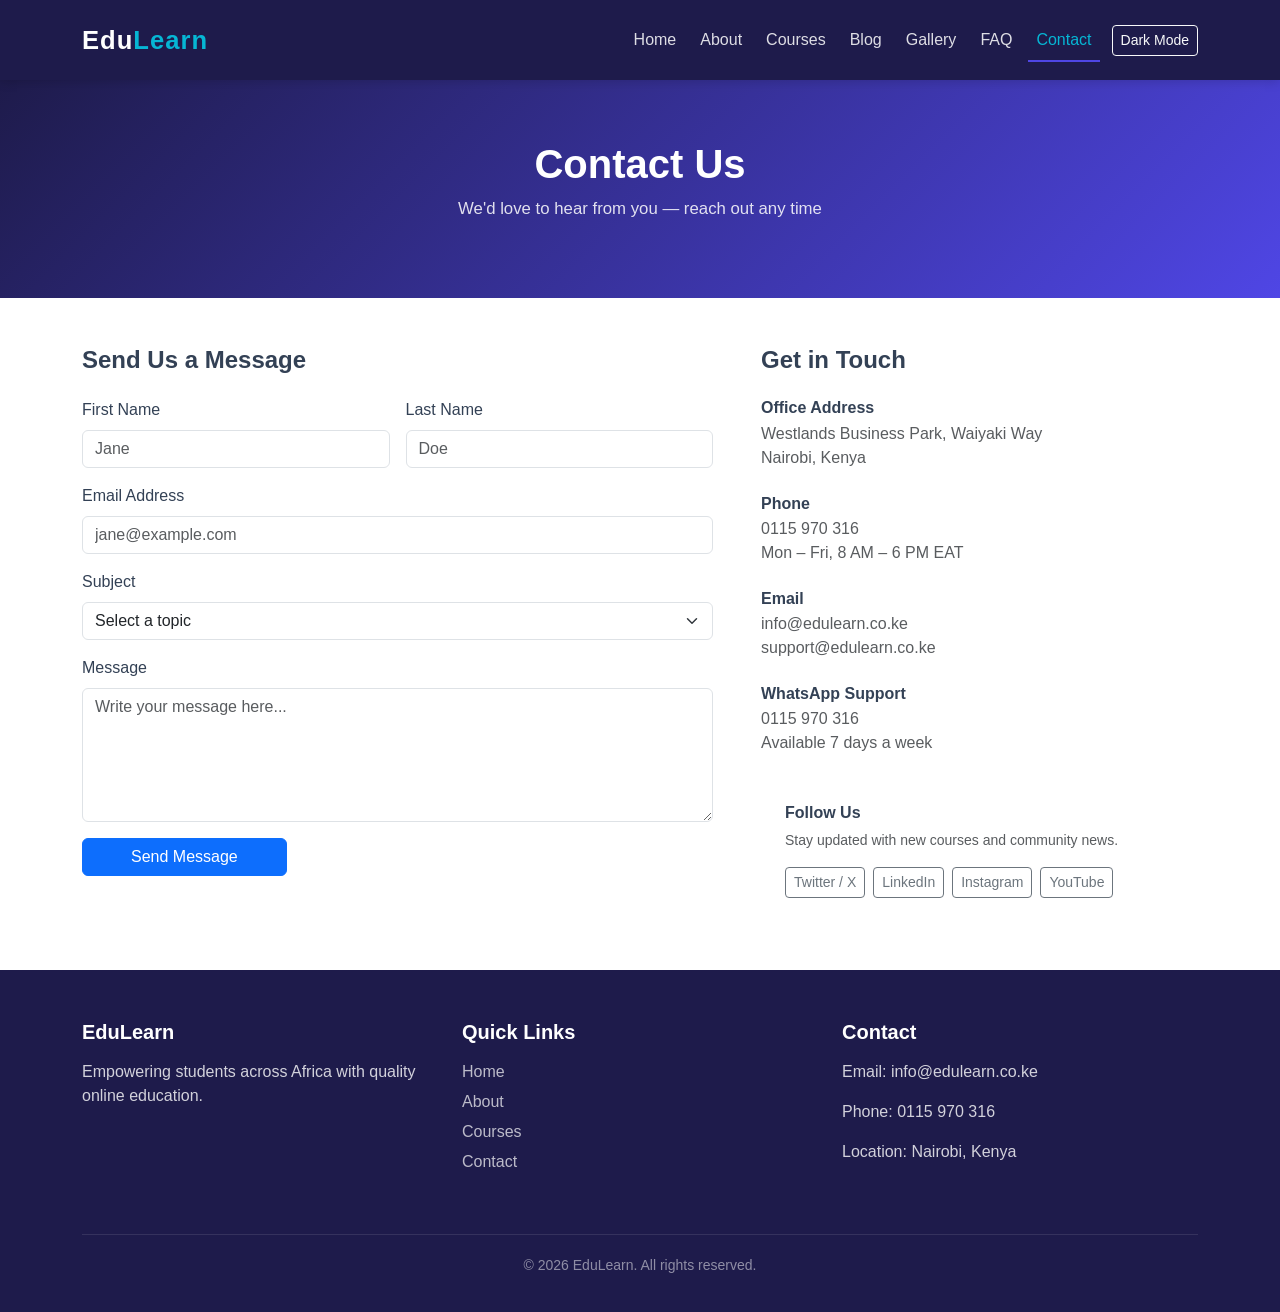
<file: contact.html>
<!DOCTYPE html>
<html lang="en">
<head>
  <meta charset="UTF-8" />
  <meta name="viewport" content="width=device-width, initial-scale=1.0" />
  <title>EduLearn - Contact</title>
  <meta name="description" content="Get in touch with the EduLearn team for support, enquiries, or partnerships." />
  <link rel="stylesheet" href="https://cdn.jsdelivr.net/npm/bootstrap@5.3.0/dist/css/bootstrap.min.css" />
  <link rel="stylesheet" href="css/style.css" />
</head>
<body>

  <nav class="navbar navbar-expand-lg navbar-dark">
    <div class="container">
      <a class="navbar-brand" href="index.html">Edu<span>Learn</span></a>
      <button class="navbar-toggler" type="button" data-bs-toggle="collapse" data-bs-target="#navMenu">
        <span class="navbar-toggler-icon"></span>
      </button>
      <div class="collapse navbar-collapse" id="navMenu">
        <ul class="navbar-nav ms-auto align-items-center">
          <li class="nav-item"><a class="nav-link" href="index.html">Home</a></li>
          <li class="nav-item"><a class="nav-link" href="about.html">About</a></li>
          <li class="nav-item"><a class="nav-link" href="courses.html">Courses</a></li>
          <li class="nav-item"><a class="nav-link" href="blog.html">Blog</a></li>
          <li class="nav-item"><a class="nav-link" href="gallery.html">Gallery</a></li>
          <li class="nav-item"><a class="nav-link" href="faq.html">FAQ</a></li>
          <li class="nav-item"><a class="nav-link active" href="contact.html">Contact</a></li>
          <li class="nav-item ms-2">
            <button id="darkModeToggle" class="btn btn-sm btn-outline-light">Dark Mode</button>
          </li>
        </ul>
      </div>
    </div>
  </nav>

  <div class="page-header">
    <div class="container">
      <h1>Contact Us</h1>
      <p>We'd love to hear from you — reach out any time</p>
    </div>
  </div>

  <section class="py-5">
    <div class="container">
      <div class="row g-5">

        <!-- Contact Form -->
        <div class="col-lg-7">
          <h4 class="fw-bold mb-4">Send Us a Message</h4>
          <div id="formSuccess" class="alert alert-success d-none" role="alert">
            Thank you! Your message has been sent. We will get back to you within 24 hours.
          </div>
          <div class="row g-3">
            <div class="col-md-6">
              <label for="firstName" class="form-label">First Name</label>
              <input type="text" class="form-control" id="firstName" placeholder="Jane" />
            </div>
            <div class="col-md-6">
              <label for="lastName" class="form-label">Last Name</label>
              <input type="text" class="form-control" id="lastName" placeholder="Doe" />
            </div>
            <div class="col-12">
              <label for="email" class="form-label">Email Address</label>
              <input type="email" class="form-control" id="email" placeholder="jane@example.com" />
            </div>
            <div class="col-12">
              <label for="subject" class="form-label">Subject</label>
              <select class="form-select" id="subject">
                <option value="" disabled selected>Select a topic</option>
                <option>Course Enquiry</option>
                <option>Payment & Billing</option>
                <option>Technical Support</option>
                <option>Certificate Request</option>
                <option>Partnership</option>
                <option>Other</option>
              </select>
            </div>
            <div class="col-12">
              <label for="message" class="form-label">Message</label>
              <textarea class="form-control" id="message" rows="5" placeholder="Write your message here..."></textarea>
            </div>
            <div class="col-12">
              <button class="btn btn-primary px-5" id="sendBtn">Send Message</button>
            </div>
          </div>
        </div>

        <!-- Contact Info -->
        <div class="col-lg-5">
          <h4 class="fw-bold mb-4">Get in Touch</h4>

          <div class="d-flex gap-3 mb-4">
            <div>
              <h6 class="fw-bold mb-1">Office Address</h6>
              <p class="text-muted mb-0">Westlands Business Park, Waiyaki Way<br>Nairobi, Kenya</p>
            </div>
          </div>

          <div class="d-flex gap-3 mb-4">
            <div>
              <h6 class="fw-bold mb-1">Phone</h6>
              <p class="text-muted mb-0">0115 970 316<br>Mon – Fri, 8 AM – 6 PM EAT</p>
            </div>
          </div>

          <div class="d-flex gap-3 mb-4">
            <div>
              <h6 class="fw-bold mb-1">Email</h6>
              <p class="text-muted mb-0">info@edulearn.co.ke<br>support@edulearn.co.ke</p>
            </div>
          </div>

          <div class="d-flex gap-3 mb-4">
            <div>
              <h6 class="fw-bold mb-1">WhatsApp Support</h6>
              <p class="text-muted mb-0">0115 970 316<br>Available 7 days a week</p>
            </div>
          </div>

          <div class="mt-4 p-4 rounded" style="background: var(--card-bg); border: 1px solid var(--border);">
            <h6 class="fw-bold mb-2">Follow Us</h6>
            <p class="text-muted small mb-3">Stay updated with new courses and community news.</p>
            <div class="d-flex gap-2 flex-wrap">
              <a href="#" class="btn btn-sm btn-outline-secondary">Twitter / X</a>
              <a href="#" class="btn btn-sm btn-outline-secondary">LinkedIn</a>
              <a href="#" class="btn btn-sm btn-outline-secondary">Instagram</a>
              <a href="#" class="btn btn-sm btn-outline-secondary">YouTube</a>
            </div>
          </div>
        </div>

      </div>
    </div>
  </section>

  <footer>
    <div class="container">
      <div class="row">
        <div class="col-md-4 mb-4">
          <h5>EduLearn</h5>
          <p>Empowering students across Africa with quality online education.</p>
        </div>
        <div class="col-md-4 mb-4">
          <h5>Quick Links</h5>
          <a href="index.html">Home</a>
          <a href="about.html">About</a>
          <a href="courses.html">Courses</a>
          <a href="contact.html">Contact</a>
        </div>
        <div class="col-md-4 mb-4">
          <h5>Contact</h5>
          <p>Email: info@edulearn.co.ke</p>
          <p>Phone: 0115 970 316</p>
          <p>Location: Nairobi, Kenya</p>
        </div>
      </div>
      <div class="footer-bottom">
        <p>&copy; 2026 EduLearn. All rights reserved.</p>
      </div>
    </div>
  </footer>

  <script src="https://cdn.jsdelivr.net/npm/bootstrap@5.3.0/dist/js/bootstrap.bundle.min.js"></script>
  <script src="js/main.js"></script>
  <script>
    document.getElementById('sendBtn').addEventListener('click', function () {
      const first = document.getElementById('firstName').value.trim();
      const email = document.getElementById('email').value.trim();
      const message = document.getElementById('message').value.trim();

      if (!first || !email || !message) {
        alert('Please fill in at least your name, email, and message.');
        return;
      }

      document.getElementById('formSuccess').classList.remove('d-none');
      document.getElementById('sendBtn').disabled = true;
      document.getElementById('sendBtn').textContent = 'Sent';
    });
  </script>
</body>
</html>
</file>
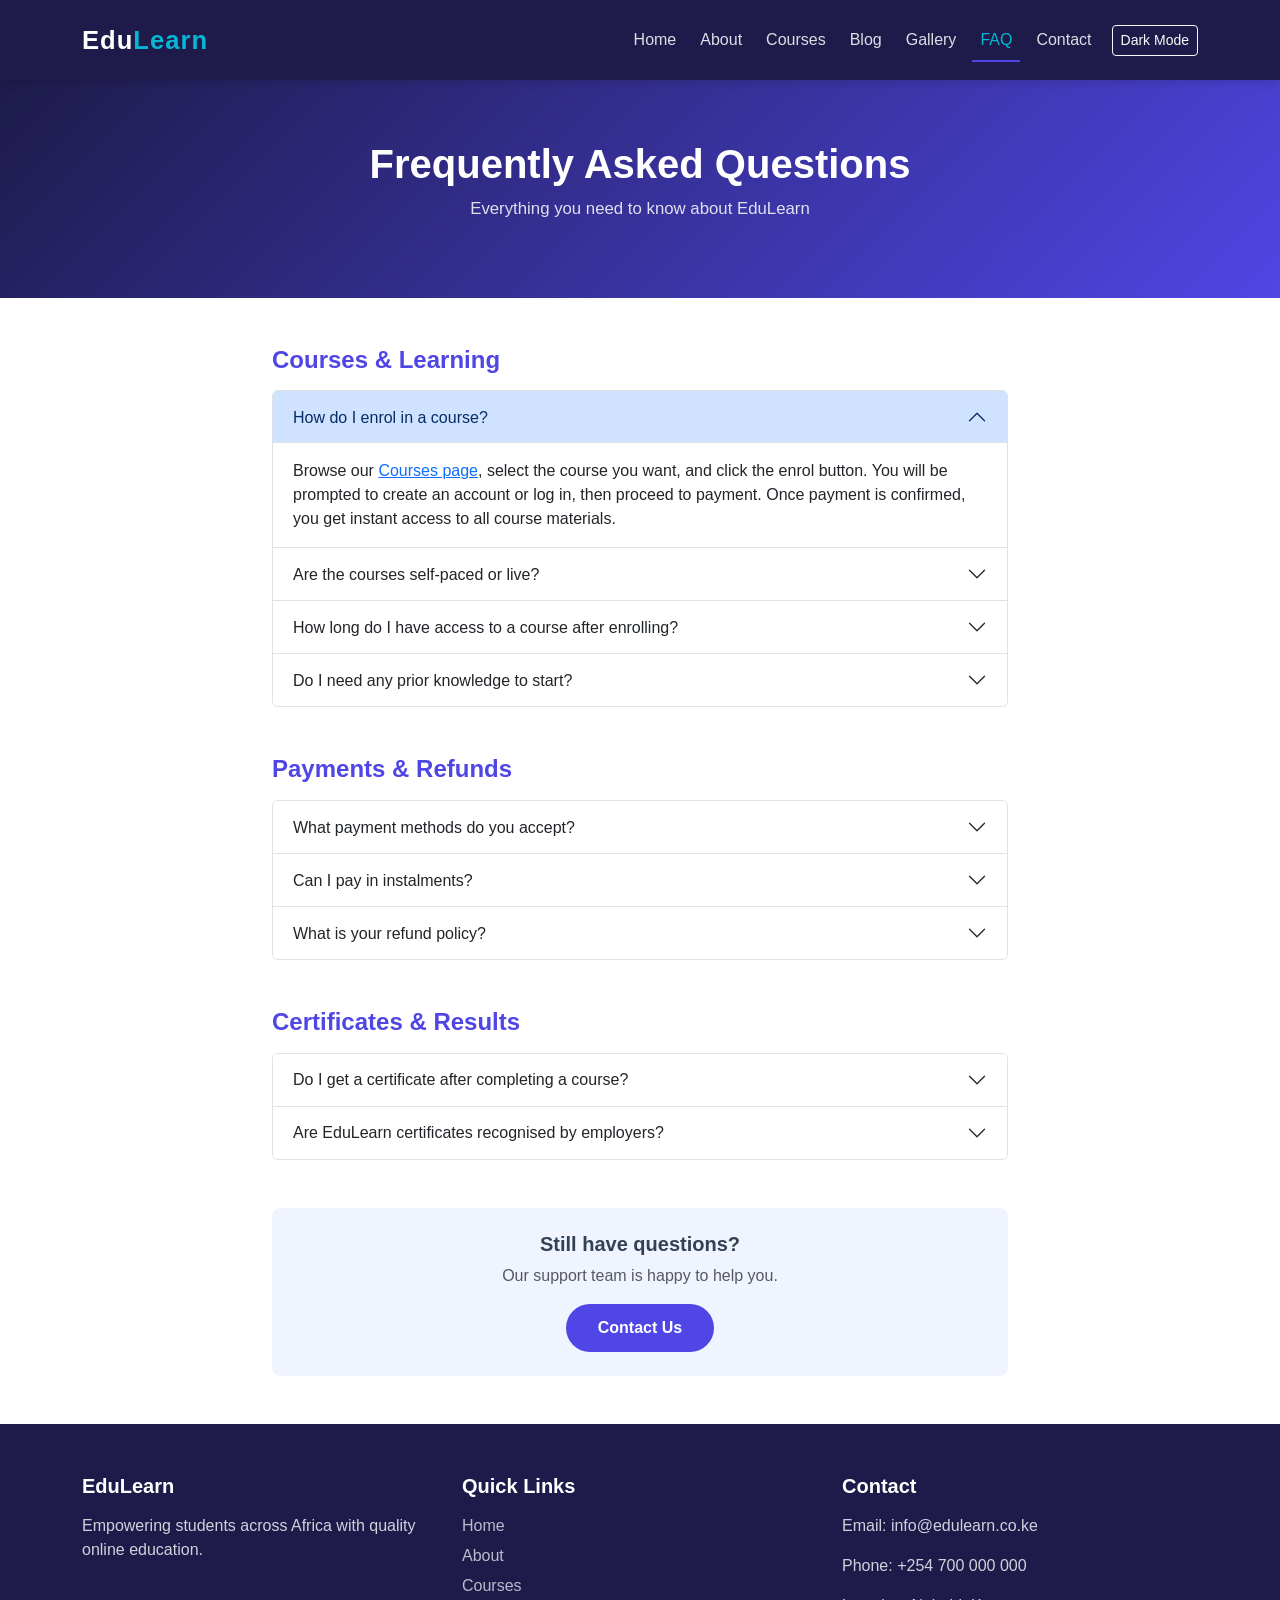
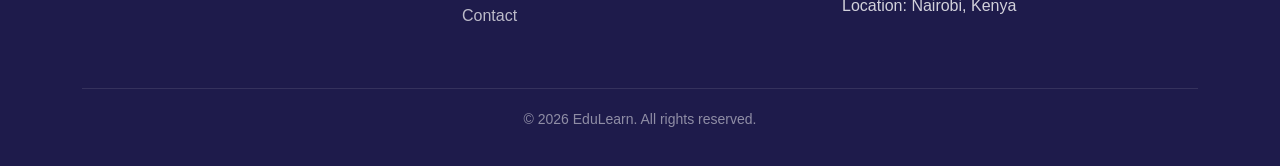
<file: faq.html>
<!DOCTYPE html>
<html lang="en">
<head>
  <meta charset="UTF-8" />
  <meta name="viewport" content="width=device-width, initial-scale=1.0" />
  <title>EduLearn - FAQ</title>
  <meta name="description" content="Find answers to frequently asked questions about EduLearn courses, payments, and certificates." />
  <link rel="stylesheet" href="https://cdn.jsdelivr.net/npm/bootstrap@5.3.0/dist/css/bootstrap.min.css" />
  <link rel="stylesheet" href="css/style.css" />
</head>
<body>

  <nav class="navbar navbar-expand-lg navbar-dark">
    <div class="container">
      <a class="navbar-brand" href="index.html">Edu<span>Learn</span></a>
      <button class="navbar-toggler" type="button" data-bs-toggle="collapse" data-bs-target="#navMenu">
        <span class="navbar-toggler-icon"></span>
      </button>
      <div class="collapse navbar-collapse" id="navMenu">
        <ul class="navbar-nav ms-auto align-items-center">
          <li class="nav-item"><a class="nav-link" href="index.html">Home</a></li>
          <li class="nav-item"><a class="nav-link" href="about.html">About</a></li>
          <li class="nav-item"><a class="nav-link" href="courses.html">Courses</a></li>
          <li class="nav-item"><a class="nav-link" href="blog.html">Blog</a></li>
          <li class="nav-item"><a class="nav-link" href="gallery.html">Gallery</a></li>
          <li class="nav-item"><a class="nav-link active" href="faq.html">FAQ</a></li>
          <li class="nav-item"><a class="nav-link" href="contact.html">Contact</a></li>
          <li class="nav-item ms-2">
            <button id="darkModeToggle" class="btn btn-sm btn-outline-light">Dark Mode</button>
          </li>
        </ul>
      </div>
    </div>
  </nav>

  <div class="page-header">
    <div class="container">
      <h1>Frequently Asked Questions</h1>
      <p>Everything you need to know about EduLearn</p>
    </div>
  </div>

  <section class="py-5">
    <div class="container">
      <div class="row justify-content-center">
        <div class="col-lg-8">

          <!-- COURSES -->
          <h4 class="fw-bold mb-3" style="color: var(--primary);">Courses & Learning</h4>
          <div class="accordion mb-5" id="accordionCourses">

            <div class="accordion-item">
              <h2 class="accordion-header">
                <button class="accordion-button" type="button" data-bs-toggle="collapse" data-bs-target="#faq1">
                  How do I enrol in a course?
                </button>
              </h2>
              <div id="faq1" class="accordion-collapse collapse show" data-bs-parent="#accordionCourses">
                <div class="accordion-body">
                  Browse our <a href="courses.html">Courses page</a>, select the course you want, and click the enrol button. You will be prompted to create an account or log in, then proceed to payment. Once payment is confirmed, you get instant access to all course materials.
                </div>
              </div>
            </div>

            <div class="accordion-item">
              <h2 class="accordion-header">
                <button class="accordion-button collapsed" type="button" data-bs-toggle="collapse" data-bs-target="#faq2">
                  Are the courses self-paced or live?
                </button>
              </h2>
              <div id="faq2" class="accordion-collapse collapse" data-bs-parent="#accordionCourses">
                <div class="accordion-body">
                  Most EduLearn courses are self-paced, meaning you can study at any time that suits you. Some advanced courses include optional live sessions with the instructor on weekends. Check the individual course page for specific scheduling details.
                </div>
              </div>
            </div>

            <div class="accordion-item">
              <h2 class="accordion-header">
                <button class="accordion-button collapsed" type="button" data-bs-toggle="collapse" data-bs-target="#faq3">
                  How long do I have access to a course after enrolling?
                </button>
              </h2>
              <div id="faq3" class="accordion-collapse collapse" data-bs-parent="#accordionCourses">
                <div class="accordion-body">
                  Once enrolled, you have lifetime access to the course materials. This means you can revisit lectures, download resources, and review assignments at any time, even after completing the course.
                </div>
              </div>
            </div>

            <div class="accordion-item">
              <h2 class="accordion-header">
                <button class="accordion-button collapsed" type="button" data-bs-toggle="collapse" data-bs-target="#faq4">
                  Do I need any prior knowledge to start?
                </button>
              </h2>
              <div id="faq4" class="accordion-collapse collapse" data-bs-parent="#accordionCourses">
                <div class="accordion-body">
                  It depends on the course level. All beginner-level courses assume no prior knowledge — just a computer and internet connection. Intermediate and advanced courses list their prerequisites clearly on the course page. We recommend reading those before enrolling.
                </div>
              </div>
            </div>

          </div>

          <!-- PAYMENTS -->
          <h4 class="fw-bold mb-3" style="color: var(--primary);">Payments & Refunds</h4>
          <div class="accordion mb-5" id="accordionPayments">

            <div class="accordion-item">
              <h2 class="accordion-header">
                <button class="accordion-button collapsed" type="button" data-bs-toggle="collapse" data-bs-target="#faq5">
                  What payment methods do you accept?
                </button>
              </h2>
              <div id="faq5" class="accordion-collapse collapse" data-bs-parent="#accordionPayments">
                <div class="accordion-body">
                  We accept M-Pesa, Visa, Mastercard, and bank transfers. For M-Pesa payments, use our Paybill number 400200 and your email address as the account number. You will receive a confirmation email within 5 minutes of payment.
                </div>
              </div>
            </div>

            <div class="accordion-item">
              <h2 class="accordion-header">
                <button class="accordion-button collapsed" type="button" data-bs-toggle="collapse" data-bs-target="#faq6">
                  Can I pay in instalments?
                </button>
              </h2>
              <div id="faq6" class="accordion-collapse collapse" data-bs-parent="#accordionPayments">
                <div class="accordion-body">
                  Yes. For courses priced above KES 10,000, we offer a two-instalment plan — 50% upfront and the remaining 50% within 30 days. Contact us at info@edulearn.co.ke to set up an instalment agreement before enrolling.
                </div>
              </div>
            </div>

            <div class="accordion-item">
              <h2 class="accordion-header">
                <button class="accordion-button collapsed" type="button" data-bs-toggle="collapse" data-bs-target="#faq7">
                  What is your refund policy?
                </button>
              </h2>
              <div id="faq7" class="accordion-collapse collapse" data-bs-parent="#accordionPayments">
                <div class="accordion-body">
                  We offer a 7-day money-back guarantee on all courses. If you are not satisfied within the first 7 days of enrolment and have completed less than 20% of the course, you can request a full refund by emailing info@edulearn.co.ke with your order details.
                </div>
              </div>
            </div>

          </div>

          <!-- CERTIFICATES -->
          <h4 class="fw-bold mb-3" style="color: var(--primary);">Certificates & Results</h4>
          <div class="accordion mb-5" id="accordionCerts">

            <div class="accordion-item">
              <h2 class="accordion-header">
                <button class="accordion-button collapsed" type="button" data-bs-toggle="collapse" data-bs-target="#faq8">
                  Do I get a certificate after completing a course?
                </button>
              </h2>
              <div id="faq8" class="accordion-collapse collapse" data-bs-parent="#accordionCerts">
                <div class="accordion-body">
                  Yes. Upon successful completion of all modules and the final assessment (minimum score of 70%), you will receive a digital certificate from EduLearn. You can download it as a PDF and share it directly to your LinkedIn profile.
                </div>
              </div>
            </div>

            <div class="accordion-item">
              <h2 class="accordion-header">
                <button class="accordion-button collapsed" type="button" data-bs-toggle="collapse" data-bs-target="#faq9">
                  Are EduLearn certificates recognised by employers?
                </button>
              </h2>
              <div id="faq9" class="accordion-collapse collapse" data-bs-parent="#accordionCerts">
                <div class="accordion-body">
                  Our certificates are recognised by a growing number of employers across Kenya and East Africa, particularly in the technology and digital marketing sectors. We are also working with university partners to offer credit recognition for selected courses.
                </div>
              </div>
            </div>

          </div>

          <div class="text-center mt-4 p-4 rounded-3" style="background-color: #f0f4ff;">
            <h5 class="fw-bold">Still have questions?</h5>
            <p class="text-muted">Our support team is happy to help you.</p>
            <a href="contact.html" class="btn-primary-custom">Contact Us</a>
          </div>

        </div>
      </div>
    </div>
  </section>

  <footer>
    <div class="container">
      <div class="row">
        <div class="col-md-4 mb-4">
          <h5>EduLearn</h5>
          <p>Empowering students across Africa with quality online education.</p>
        </div>
        <div class="col-md-4 mb-4">
          <h5>Quick Links</h5>
          <a href="index.html">Home</a>
          <a href="about.html">About</a>
          <a href="courses.html">Courses</a>
          <a href="contact.html">Contact</a>
        </div>
        <div class="col-md-4 mb-4">
          <h5>Contact</h5>
          <p>Email: info@edulearn.co.ke</p>
          <p>Phone: +254 700 000 000</p>
          <p>Location: Nairobi, Kenya</p>
        </div>
      </div>
      <div class="footer-bottom">
        <p>&copy; 2026 EduLearn. All rights reserved.</p>
      </div>
    </div>
  </footer>

  <script src="https://cdn.jsdelivr.net/npm/bootstrap@5.3.0/dist/js/bootstrap.bundle.min.js"></script>
  <script src="js/main.js"></script>
</body>
</html>
</file>
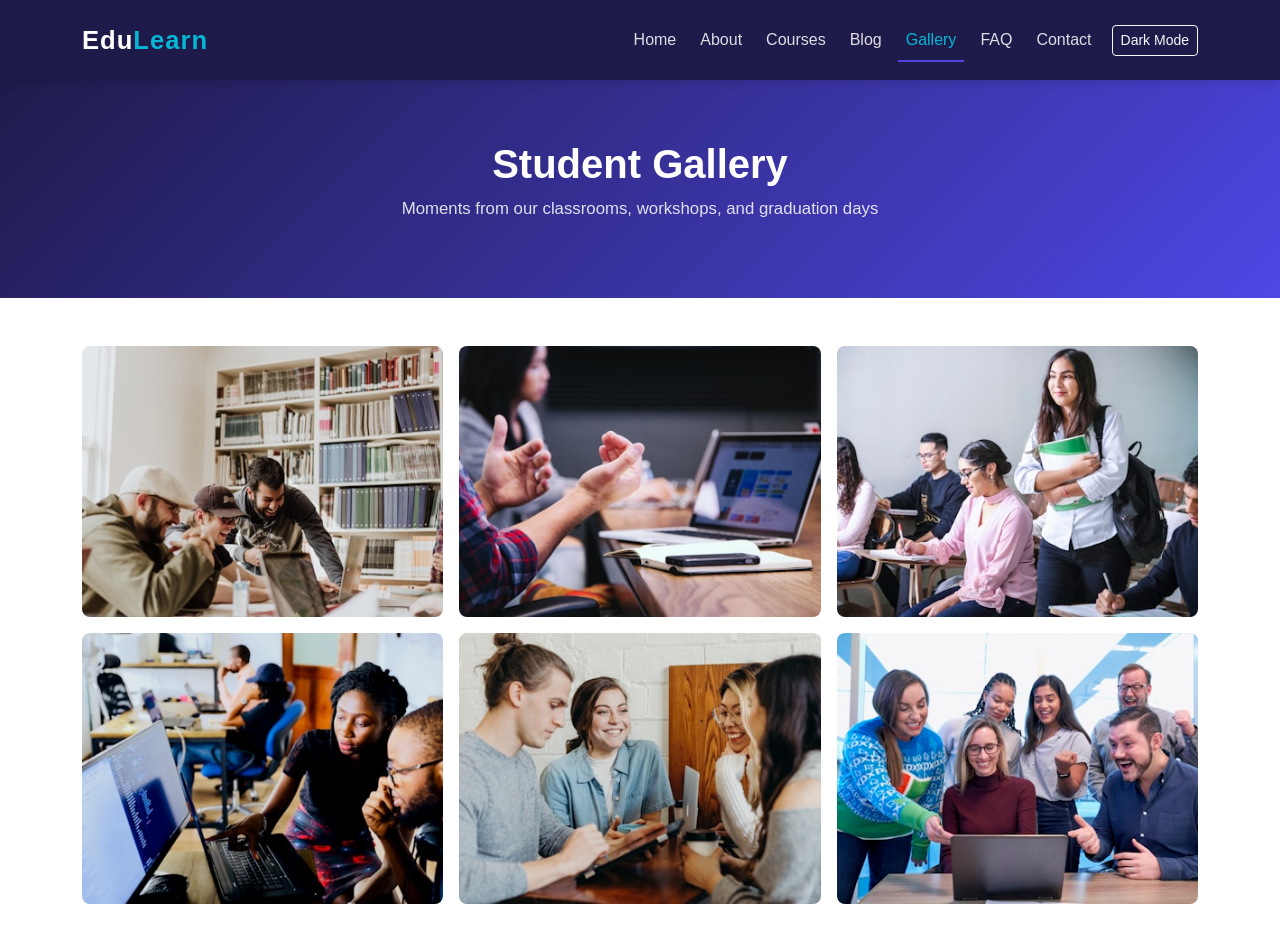
<file: gallery.html>
<!DOCTYPE html>
<html lang="en">
<head>
  <meta charset="UTF-8" />
  <meta name="viewport" content="width=device-width, initial-scale=1.0" />
  <title>EduLearn - Gallery</title>
  <meta name="description" content="See EduLearn students and instructors in action across our campuses and online sessions." />
  <link rel="stylesheet" href="https://cdn.jsdelivr.net/npm/bootstrap@5.3.0/dist/css/bootstrap.min.css" />
  <link rel="stylesheet" href="css/style.css" />
</head>
<body>

  <nav class="navbar navbar-expand-lg navbar-dark">
    <div class="container">
      <a class="navbar-brand" href="index.html">Edu<span>Learn</span></a>
      <button class="navbar-toggler" type="button" data-bs-toggle="collapse" data-bs-target="#navMenu">
        <span class="navbar-toggler-icon"></span>
      </button>
      <div class="collapse navbar-collapse" id="navMenu">
        <ul class="navbar-nav ms-auto align-items-center">
          <li class="nav-item"><a class="nav-link" href="index.html">Home</a></li>
          <li class="nav-item"><a class="nav-link" href="about.html">About</a></li>
          <li class="nav-item"><a class="nav-link" href="courses.html">Courses</a></li>
          <li class="nav-item"><a class="nav-link" href="blog.html">Blog</a></li>
          <li class="nav-item"><a class="nav-link active" href="gallery.html">Gallery</a></li>
          <li class="nav-item"><a class="nav-link" href="faq.html">FAQ</a></li>
          <li class="nav-item"><a class="nav-link" href="contact.html">Contact</a></li>
          <li class="nav-item ms-2">
            <button id="darkModeToggle" class="btn btn-sm btn-outline-light">Dark Mode</button>
          </li>
        </ul>
      </div>
    </div>
  </nav>

  <div class="page-header">
    <div class="container">
      <h1>Student Gallery</h1>
      <p>Moments from our classrooms, workshops, and graduation days</p>
    </div>
  </div>

  <section class="py-5">
    <div class="container">
      <div class="row g-3" id="galleryGrid">

        <div class="col-md-4 col-6">
         <img src="assets/images/gallery/students-coding.jpg" class="img-fluid rounded-3 gallery-img" alt="Students collaborating on a laptop during a coding workshop" />
        </div>
        <div class="col-md-4 col-6">
          <img src="assets/images/gallery/instructor-teaching.jpg" class="img-fluid rounded-3 gallery-img" alt="Instructor teaching a class of students at EduLearn" />
        </div>
        <div class="col-md-4 col-6">
          <img src="assets/images/gallery/graduation.jpg" class="img-fluid rounded-3 gallery-img" alt="Graduation ceremony for EduLearn online course completers" />
        </div>
        <div class="col-md-4 col-6">
          <img src="assets/images/gallery/library-study.jpg" class="img-fluid rounded-3 gallery-img" alt="Group of students studying together in a library" />
        </div>
        <div class="col-md-4 col-6">
          <img src="assets/images/gallery/student-presentation.jpg" class="img-fluid rounded-3 gallery-img" alt="Student presenting a project to classmates" />
        </div>
        <div class="col-md-4 col-6">
          <img src="assets/images/gallery/online-session.jpg" class="img-fluid rounded-3 gallery-img" alt="Online learning session shown on a laptop screen" />
        </div>

      </div>
    </div>
  </section>

  <!-- LIGHTBOX MODAL -->
  <div class="modal fade" id="lightboxModal" tabindex="-1">
    <div class="modal-dialog modal-lg modal-dialog-centered">
      <div class="modal-content bg-transparent border-0">
        <button type="button" class="btn-close btn-close-white" data-bs-dismiss="modal" aria-label="Close"></button>
        <img id="lightboxImage" class="img-fluid" alt="Lightbox image">
      </div>
    </div>
  </div>
</file>
<file: css/style.css>
/* STYLES  */
:root {
  --primary: #4f46e5;
  --primary-dark: #3730a3;
  --secondary: #06b6d4;
  --accent: #f59e0b;
  --dark: #1e1b4b;
  --light: #f8fafc;
  --text: #334155;
  --muted: #64748b;
}

* {
  margin: 0;
  padding: 0;
  box-sizing: border-box;
}

body {
  font-family: 'Segoe UI', Tahoma, Geneva, Verdana, sans-serif;
  color: var(--text);
  background-color: #fff;
}

/* NAVBAR  */
.navbar {
  background-color: var(--dark) !important;
  padding: 1rem 0;
  box-shadow: 0 2px 10px rgba(0,0,0,0.15);
}

.navbar-brand {
  font-size: 1.6rem;
  font-weight: 700;
  color: #fff !important;
  letter-spacing: 1px;
}

.navbar-brand span {
  color: var(--secondary);
}

.nav-link {
  color: rgba(255,255,255,0.85) !important;
  font-weight: 500;
  margin: 0 4px;
  transition: color 0.3s;
}

.nav-link:hover,
.nav-link.active {
  color: var(--secondary) !important;
}

/* ===== HERO SECTION ===== */
.hero {
  background: linear-gradient(135deg, var(--dark) 0%, var(--primary) 100%);
  color: white;
  padding: 100px 0 80px;
  text-align: center;
}

.hero h1 {
  font-size: 3rem;
  font-weight: 800;
  margin-bottom: 1rem;
}

.hero h1 span {
  color: var(--secondary);
}

.hero p {
  font-size: 1.2rem;
  opacity: 0.9;
  max-width: 600px;
  margin: 0 auto 2rem;
}

.btn-primary-custom {
  background-color: var(--primary);
  border: none;
  color: white;
  padding: 12px 32px;
  border-radius: 50px;
  font-weight: 600;
  text-decoration: none;
  display: inline-block;
  transition: all 0.3s;
}

.btn-primary-custom:hover {
  background-color: var(--primary-dark);
  color: white;
  transform: translateY(-2px);
}

.btn-outline-custom {
  border: 2px solid white;
  color: white;
  padding: 12px 32px;
  border-radius: 50px;
  font-weight: 600;
  text-decoration: none;
  display: inline-block;
  margin-left: 12px;
  transition: all 0.3s;
}

.btn-outline-custom:hover {
  background-color: white;
  color: var(--primary);
}

/* SECTION TITLES */
.section-title {
  text-align: center;
  margin-bottom: 3rem;
}

.section-title h2 {
  font-size: 2.2rem;
  font-weight: 700;
  color: var(--dark);
}

.section-title p {
  color: var(--muted);
  font-size: 1rem;
  max-width: 500px;
  margin: 0.5rem auto 0;
}

.section-divider {
  width: 60px;
  height: 4px;
  background: var(--primary);
  margin: 0.8rem auto;
  border-radius: 2px;
}

/*  CARDS  */
.card {
  border: none;
  border-radius: 12px;
  box-shadow: 0 4px 20px rgba(0,0,0,0.08);
  transition: transform 0.3s, box-shadow 0.3s;
}

.card:hover {
  transform: translateY(-6px);
  box-shadow: 0 8px 30px rgba(0,0,0,0.15);
}

.card-img-top {
  border-radius: 12px 12px 0 0;
  height: 200px;
  object-fit: cover;
}

/*  FOOTER  */
footer {
  background-color: var(--dark);
  color: rgba(255,255,255,0.8);
  padding: 50px 0 20px;
}

footer h5 {
  color: white;
  font-weight: 700;
  margin-bottom: 1rem;
}

footer a {
  color: rgba(255,255,255,0.7);
  text-decoration: none;
  display: block;
  margin-bottom: 6px;
  transition: color 0.3s;
}

footer a:hover {
  color: var(--secondary);
}

footer .footer-bottom {
  border-top: 1px solid rgba(255,255,255,0.1);
  padding-top: 20px;
  margin-top: 30px;
  text-align: center;
  font-size: 0.875rem;
  color: rgba(255,255,255,0.5);
}

/*PAGE HEADER */
.page-header {
  background: linear-gradient(135deg, var(--dark), var(--primary));
  color: white;
  padding: 60px 0;
  text-align: center;
}

.page-header h1 {
  font-size: 2.5rem;
  font-weight: 700;
}

.page-header p {
  opacity: 0.85;
  font-size: 1.05rem;
}

/* DARK MODE */
body.dark-mode {
  background-color: #0f172a;
  color: #e2e8f0;
}

body.dark-mode .card {
  background-color: #1e293b;
  color: #e2e8f0;
}

body.dark-mode .section-title h2 {
  color: #f1f5f9;
}

/* RESPONSIVE*/
@media (max-width: 768px) {
  .hero h1 {
    font-size: 2rem;
  }

  .btn-outline-custom {
    margin-left: 0;
    margin-top: 12px;
  }
}


/*  Navbar hover transitions */
.nav-link {
  transition: color 0.3s ease, border-bottom 0.3s ease !important;
  position: relative;
}
.nav-link::after {
  content: '';
  position: absolute;
  bottom: -2px;
  left: 0;
  width: 0;
  height: 2px;
  background: var(--primary, #4f46e5);
  transition: width 0.3s ease;
}
.nav-link:hover::after,
.nav-link.active::after {
  width: 100%;
}

/*  Card shadow and border radius */
.card {
  border: none !important;
  border-radius: 12px !important;
  box-shadow: 0 4px 16px rgba(0, 0, 0, 0.08) !important;
  transition: transform 0.3s ease, box-shadow 0.3s ease !important;
}
.card:hover {
  transform: translateY(-5px);
  box-shadow: 0 12px 32px rgba(0, 0, 0, 0.15) !important;
}

/*  Custom scrollbar */
::-webkit-scrollbar {
  width: 8px;
}
::-webkit-scrollbar-track {
  background: #f1f1f1;
}
::-webkit-scrollbar-thumb {
  background: var(--primary, #4f46e5);
  border-radius: 4px;
}
::-webkit-scrollbar-thumb:hover {
  background: var(--primary-dark, #3730a3);
}

/*  Footer responsive */
@media (max-width: 768px) {
  footer .row > div {
    text-align: center;
    margin-bottom: 1.5rem;
  }
  footer h5 {
    margin-top: 1rem;
  }
}

/*  Scroll to top button */
#scrollTopBtn {
  display: none;
  position: fixed;
  bottom: 30px;
  right: 30px;
  z-index: 999;
  width: 46px;
  height: 46px;
  background: var(--primary, #4f46e5);
  color: white;
  border: none;
  border-radius: 50%;
  font-size: 1.4rem;
  cursor: pointer;
  align-items: center;
  justify-content: center;
  box-shadow: 0 4px 14px rgba(0,0,0,0.2);
  transition: background 0.3s ease, transform 0.3s ease;
}
#scrollTopBtn:hover {
  background: var(--primary-dark, #3730a3);
  transform: scale(1.1);
}

/* Course filter animation */
@keyframes fadeIn {
  from { opacity: 0; transform: translateY(10px); }
  to   { opacity: 1; transform: translateY(0); }
}

/* Filter buttons */
.filter-btn {
  border: 2px solid var(--primary, #4f46e5);
  color: var(--primary, #4f46e5);
  background: transparent;
  border-radius: 25px;
  padding: 6px 20px;
  margin: 4px;
  cursor: pointer;
  transition: all 0.3s ease;
  font-weight: 500;
}
.filter-btn.active,
.filter-btn:hover {
  background: var(--primary, #4f46e5);
  color: white;
}
</file>
